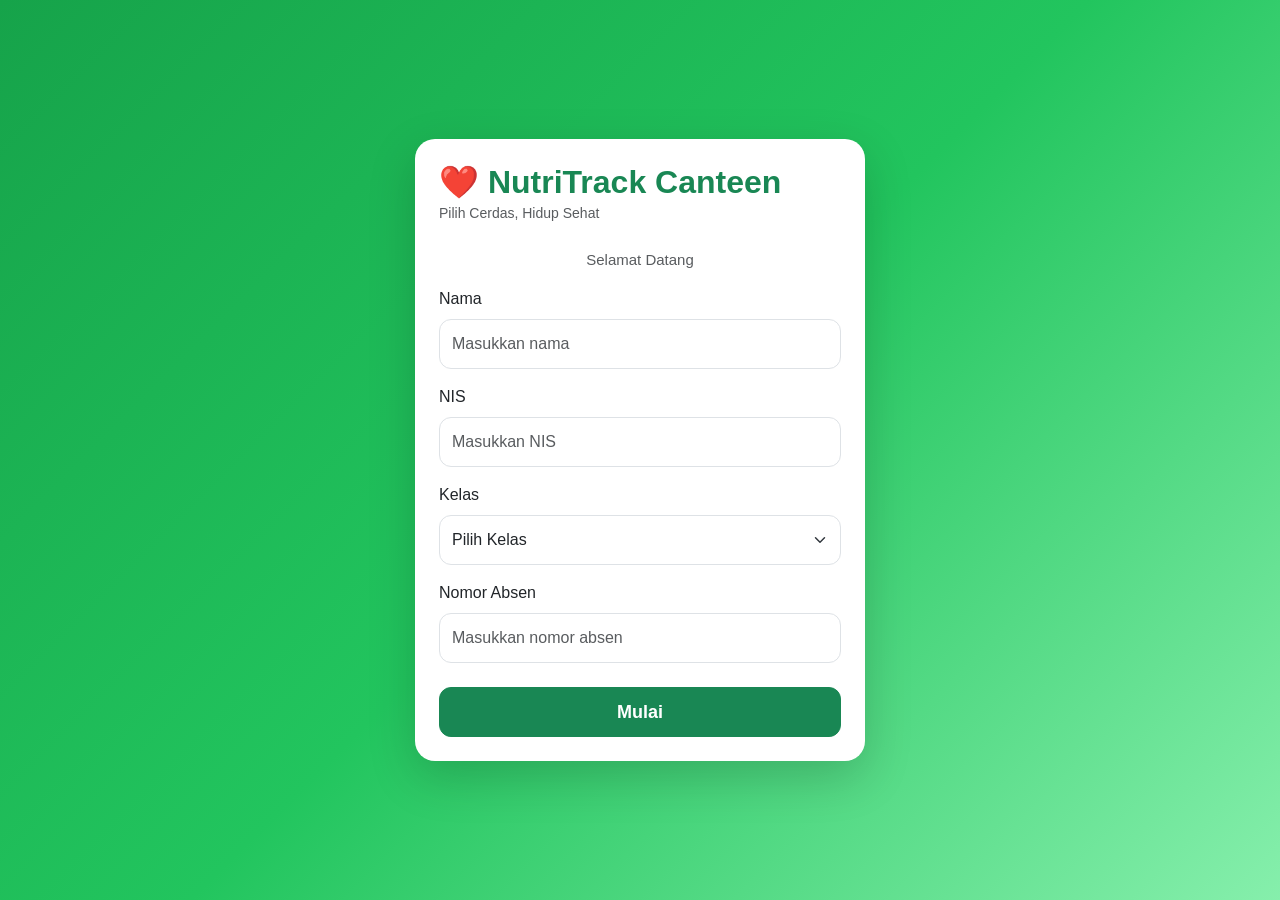
<file: NUTRITRACK/index.html>
<!DOCTYPE html>
<html lang="id">
<head>
    <meta charset="UTF-8">
    <meta name="viewport" content="width=device-width, initial-scale=1.0">

    <title>NutriTrack Canteen</title>

    <!-- Bootstrap -->
    <link href="https://cdn.jsdelivr.net/npm/bootstrap@5.3.7/dist/css/bootstrap.min.css" rel="stylesheet">

    <!-- CSS -->
    <link rel="stylesheet" href="css/style.css">
</head>

<body>

<div class="container d-flex justify-content-center align-items-center vh-100">

    <div class="card shadow-lg p-4" style="max-width:450px;width:100%;border-radius:20px;">

        <div class="d-flex justify-content-between align-items-center mb-4">

    <div>

        <h2 class="fw-bold text-success mb-0">
            ❤️ NutriTrack Canteen
        </h2>

        <small class="text-muted">
            Pilih Cerdas, Hidup Sehat
        </small>

    </div>

</div>

        <p class="text-center text-muted">
            Selamat Datang
        </p>

        <div class="mb-3">
            <label class="form-label">Nama</label>
            <input
    type="text"
    class="form-control"
    id="nama"
    placeholder="Masukkan nama">
        </div>

        <div class="mb-3">
          <label class="form-label">NIS</label>

<input
    type="text"
    class="form-control"
    id="nis"
    placeholder="Masukkan NIS">
        </div>

        <div class="mb-3">
            <label class="form-label">Kelas</label>

          <select
    class="form-select"
    id="kelas">
    <option selected disabled>Pilih Kelas</option>

    <!-- Kelas X -->
    <option>X-1</option>
    <option>X-2</option>
    <option>X-3</option>
    <option>X-4</option>
    <option>X-5</option>
    <option>X-6</option>
    <option>X-7</option>
    <option>X-8</option>
    <option>X-9</option>
    <option>X-10</option>
    <option>X-11</option>
    <option>X-12</option>

    <!-- Kelas XI -->
    <option>XI-1</option>
    <option>XI-2</option>
    <option>XI-3</option>
    <option>XI-4</option>
    <option>XI-5</option>
    <option>XI-6</option>
    <option>XI-7</option>
    <option>XI-8</option>
    <option>XI-9</option>
    <option>XI-10</option>
    <option>XI-11</option>
    <option>XI-12</option>

    <!-- Kelas XII -->
    <option>XII-1</option>
    <option>XII-2</option>
    <option>XII-3</option>
    <option>XII-4</option>
    <option>XII-5</option>
    <option>XII-6</option>
    <option>XII-7</option>
    <option>XII-8</option>
    <option>XII-9</option>
    <option>XII-10</option>
    <option>XII-11</option>
    <option>XII-12</option>
</select>

        </div>
<div class="mb-4">
    <label class="form-label">
        Nomor Absen
    </label>

   <input
    type="number"
    class="form-control"
    id="absen"
    placeholder="Masukkan nomor absen">
</div>
       <button
    class="btn btn-success w-100"
    id="btnMulai">

    Mulai

</button>
    </div>

</div>

<script src="js/index.js"></script>
</body>
</html>
</file>
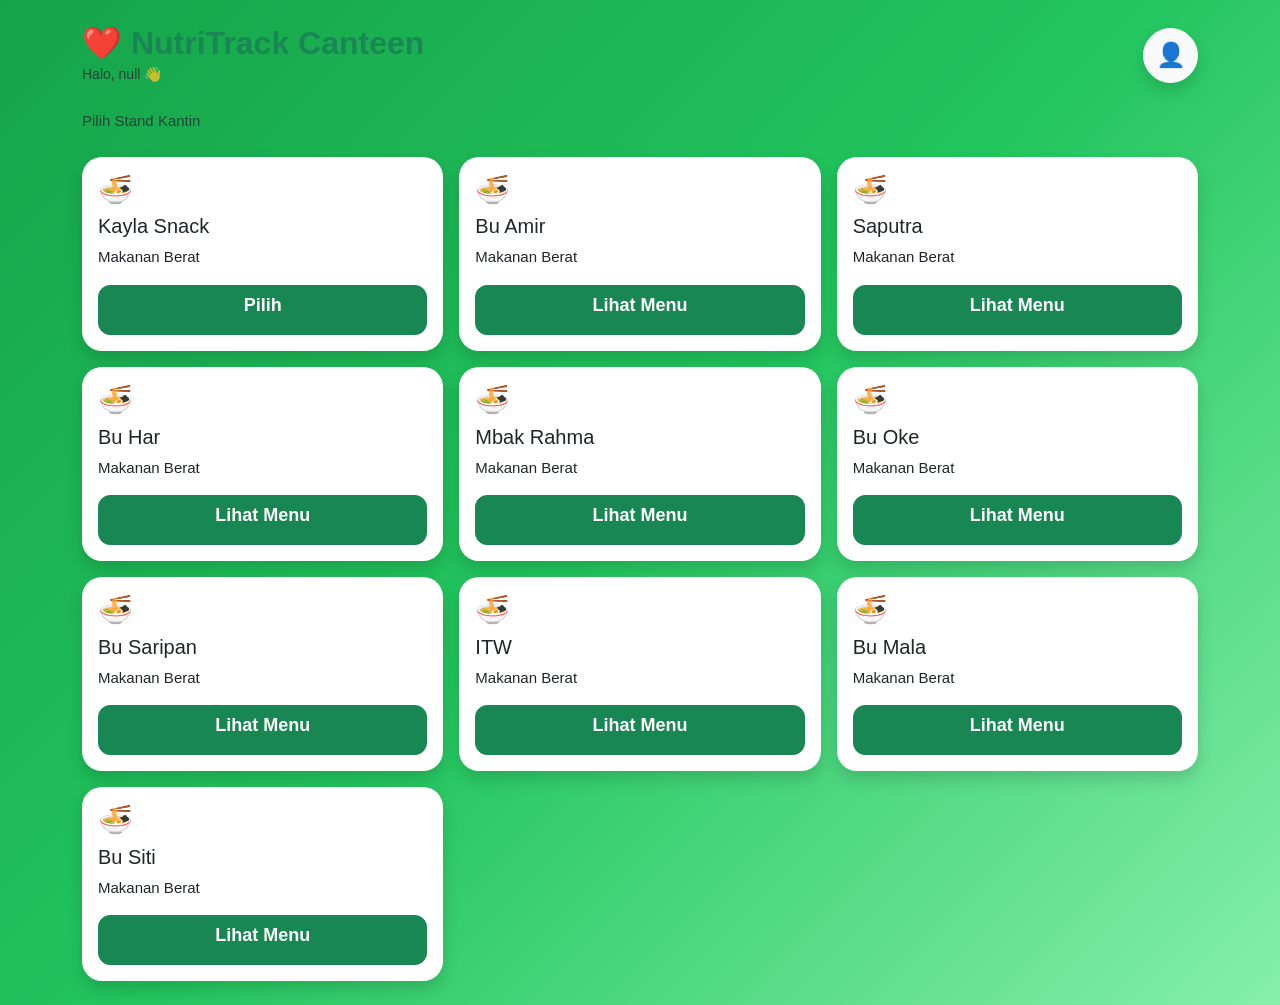
<file: NUTRITRACK/dashboard.html>
<!DOCTYPE html>
<html lang="id">

<head>

    <meta charset="UTF-8">

    <meta name="viewport" content="width=device-width, initial-scale=1.0">

    <title>Dashboard NutriTrack</title>

    <link href="https://cdn.jsdelivr.net/npm/bootstrap@5.3.7/dist/css/bootstrap.min.css" rel="stylesheet">

    <link rel="stylesheet" href="css/style.css">

</head>

<body>

<div class="container py-4">

   <div class="d-flex justify-content-between align-items-center mb-4">

    <div>

        <h2 class="text-success fw-bold mb-0">
            ❤️ NutriTrack Canteen
        </h2>

        <small
            id="sapaan"
            class="text-muted">

            Halo 👋

        </small>

    </div>

    <button
        id="btnProfil"
        class="btn btn-light rounded-circle shadow"
        style="width:55px;height:55px;font-size:24px;">

        👤

    </button>

</div>

<p class="text-muted mb-4">
    Pilih Stand Kantin
</p>

    <div class="row g-3">

        <div class="col-md-4">

            <div class="card shadow p-3">

                <h3>🍜</h3>

                <h5>Kayla Snack
                </h5>

                <p>Makanan Berat</p>

               <a href="menu.html?stand=Kayla%20Snack" class="btn btn-success">
    Pilih
</a>

            </div>

        </div>
 <div class="col-md-4">

            <div class="card shadow p-3">

                <h3>🍜</h3>

                <h5>Bu Amir
                </h5>

                <p>Makanan Berat</p>

               <a href="menu.html?stand=Bu%20Amir" class="btn btn-success">
                    Lihat Menu
                </a>

            </div>

        </div>
 <div class="col-md-4">

            <div class="card shadow p-3">

                <h3>🍜</h3>

                <h5>Saputra
                </h5>

                <p>Makanan Berat</p>

                <a href="menu.html?stand=Saputra" class="btn btn-success">
    Lihat Menu
</a>

            </div>

        </div>
 <div class="col-md-4">

            <div class="card shadow p-3">

                <h3>🍜</h3>

                <h5>Bu Har
                </h5>

                <p>Makanan Berat</p>

                <a href="menu.html?stand=Bu%20Har" class="btn btn-success">
    Lihat Menu
</a>
            </div>

        </div>
 <div class="col-md-4">

            <div class="card shadow p-3">

                <h3>🍜</h3>

                <h5>Mbak Rahma
                </h5>

                <p>Makanan Berat</p>

               <a href="menu.html?stand=Mbak%20Rahma" class="btn btn-success">
    Lihat Menu
</a>

            </div>

        </div>
 <div class="col-md-4">

            <div class="card shadow p-3">

                <h3>🍜</h3>

                <h5>Bu Oke
                </h5>

                <p>Makanan Berat</p>

                <a href="menu.html?stand=Bu%20Oke" class="btn btn-success">
    Lihat Menu
</a>

            </div>

        </div>
 <div class="col-md-4">

            <div class="card shadow p-3">

                <h3>🍜</h3>

                <h5>Bu Saripan
                </h5>

                <p>Makanan Berat</p>

               <a href="menu.html?stand=Bu%20Saripan" class="btn btn-success">
    Lihat Menu
</a>
            </div>

        </div>
 <div class="col-md-4">

            <div class="card shadow p-3">

                <h3>🍜</h3>

                <h5>ITW
                </h5>

                <p>Makanan Berat</p>

                <a href="menu.html?stand=ITW" class="btn btn-success">
    Lihat Menu
</a>
            </div>

        </div>
 <div class="col-md-4">

            <div class="card shadow p-3">

                <h3>🍜</h3>

                <h5>Bu Mala
                </h5>

                <p>Makanan Berat</p>

               <a href="menu.html?stand=Bu%20Mala" class="btn btn-success">
    Lihat Menu
</a>
            </div>

        </div>
 <div class="col-md-4">

            <div class="card shadow p-3">

                <h3>🍜</h3>

                <h5>Bu Siti
                </h5>

                <p>Makanan Berat</p>

               <a href="menu.html?stand=Bu%20Siti" class="btn btn-success">
    Lihat Menu
</a>

            </div>

        </div>

    </div>

</div>

</div>

<script src="js/dashboard.js"></script>

</body>
</html>
</body>

</html>
</file>
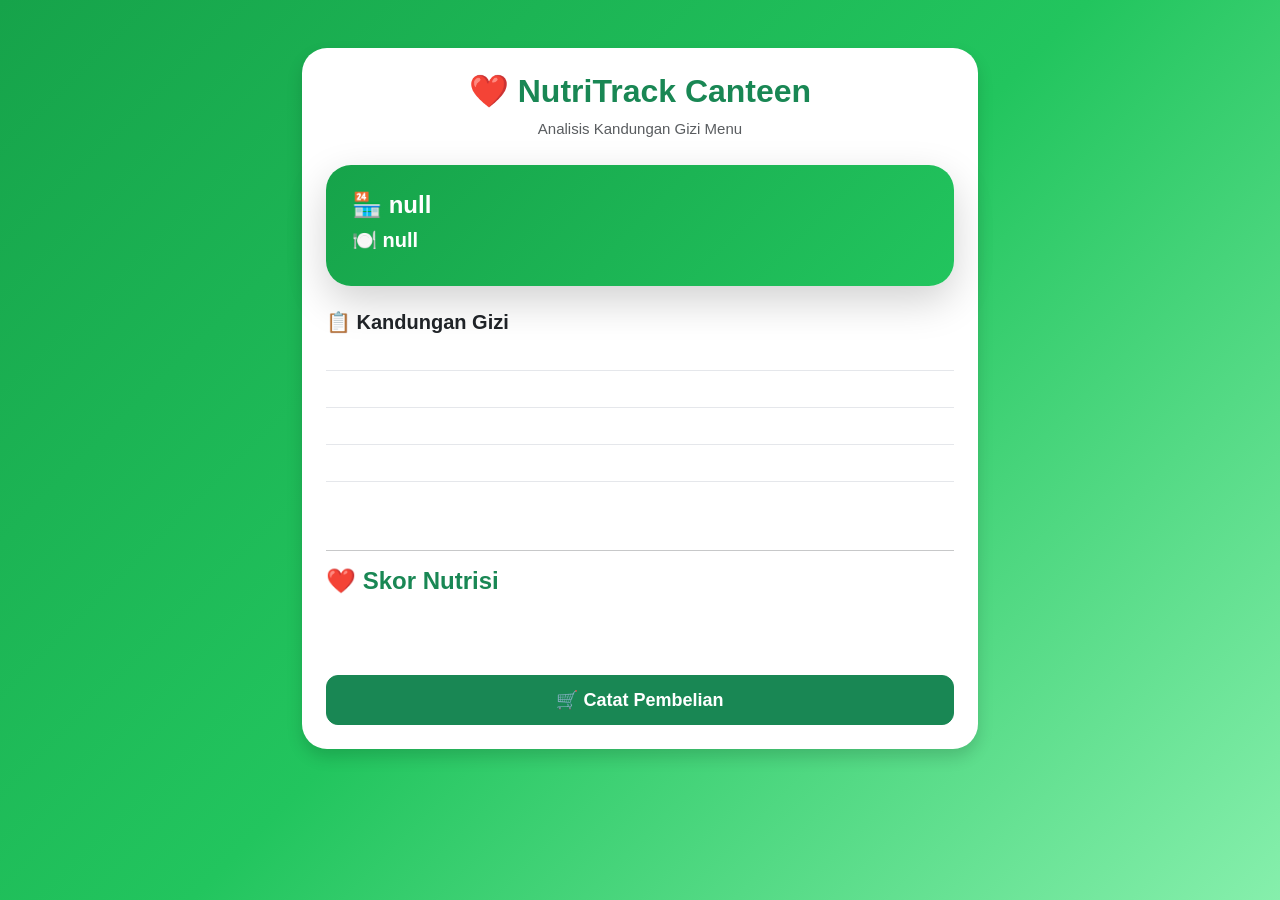
<file: NUTRITRACK/hasil.html>
<!DOCTYPE html>
<html lang="id">
<head>
    <meta charset="UTF-8">
    <meta name="viewport" content="width=device-width, initial-scale=1.0">
    <title>Hasil NutriTrack</title>

    <link href="https://cdn.jsdelivr.net/npm/bootstrap@5.3.7/dist/css/bootstrap.min.css" rel="stylesheet">
    <link rel="stylesheet" href="css/style.css">
    <link rel="stylesheet" href="css/hasil.css">
</head>

<body>

<div class="container py-5">

    <div class="card shadow p-4">

        <div class="text-center mb-4">

            <h2 class="fw-bold text-success">
                ❤️ NutriTrack Canteen
            </h2>

            <p class="text-muted mb-0">
                Analisis Kandungan Gizi Menu
            </p>

        </div>

        <div class="card stand-card mb-4">

            <div class="card-body">

                <h4 id="stand" class="fw-bold"></h4>

                <h5 id="menu"></h5>

            </div>

        </div>

        <h5 class="fw-bold mb-3">
            📋 Kandungan Gizi
        </h5>

        <p id="natrium"></p>

        <p id="lemak"></p>

        <p id="gula"></p>

        <p id="kalori"></p>

        <p id="serat"></p>

        <hr>

<h4 class="text-success fw-bold">
    ❤️ Skor Nutrisi
</h4>

<h2 id="totalSkor" class="fw-bold text-center mt-3"></h2>

<h4 id="zona" class="text-center"></h4>

<p id="rekomendasi" class="text-center text-muted"></p>

<div class="d-grid mt-4">

    <button
        class="btn btn-success btn-lg"
        id="btnCatat">

        🛒 Catat Pembelian

    </button>

    <div id="cardNotifikasi" class="card mt-4 border-0 shadow" style="display:none;">

    <div class="card-body">

        <h5 id="judulNotif"></h5>

        <p id="isiNotif"></p>

    </div>

</div>
</div>
    </div>

</div>

<script src="js/minggu.js"></script>
<script src="js/database.js"></script>
<script src="js/hasil.js"></script>

</body>
</file>
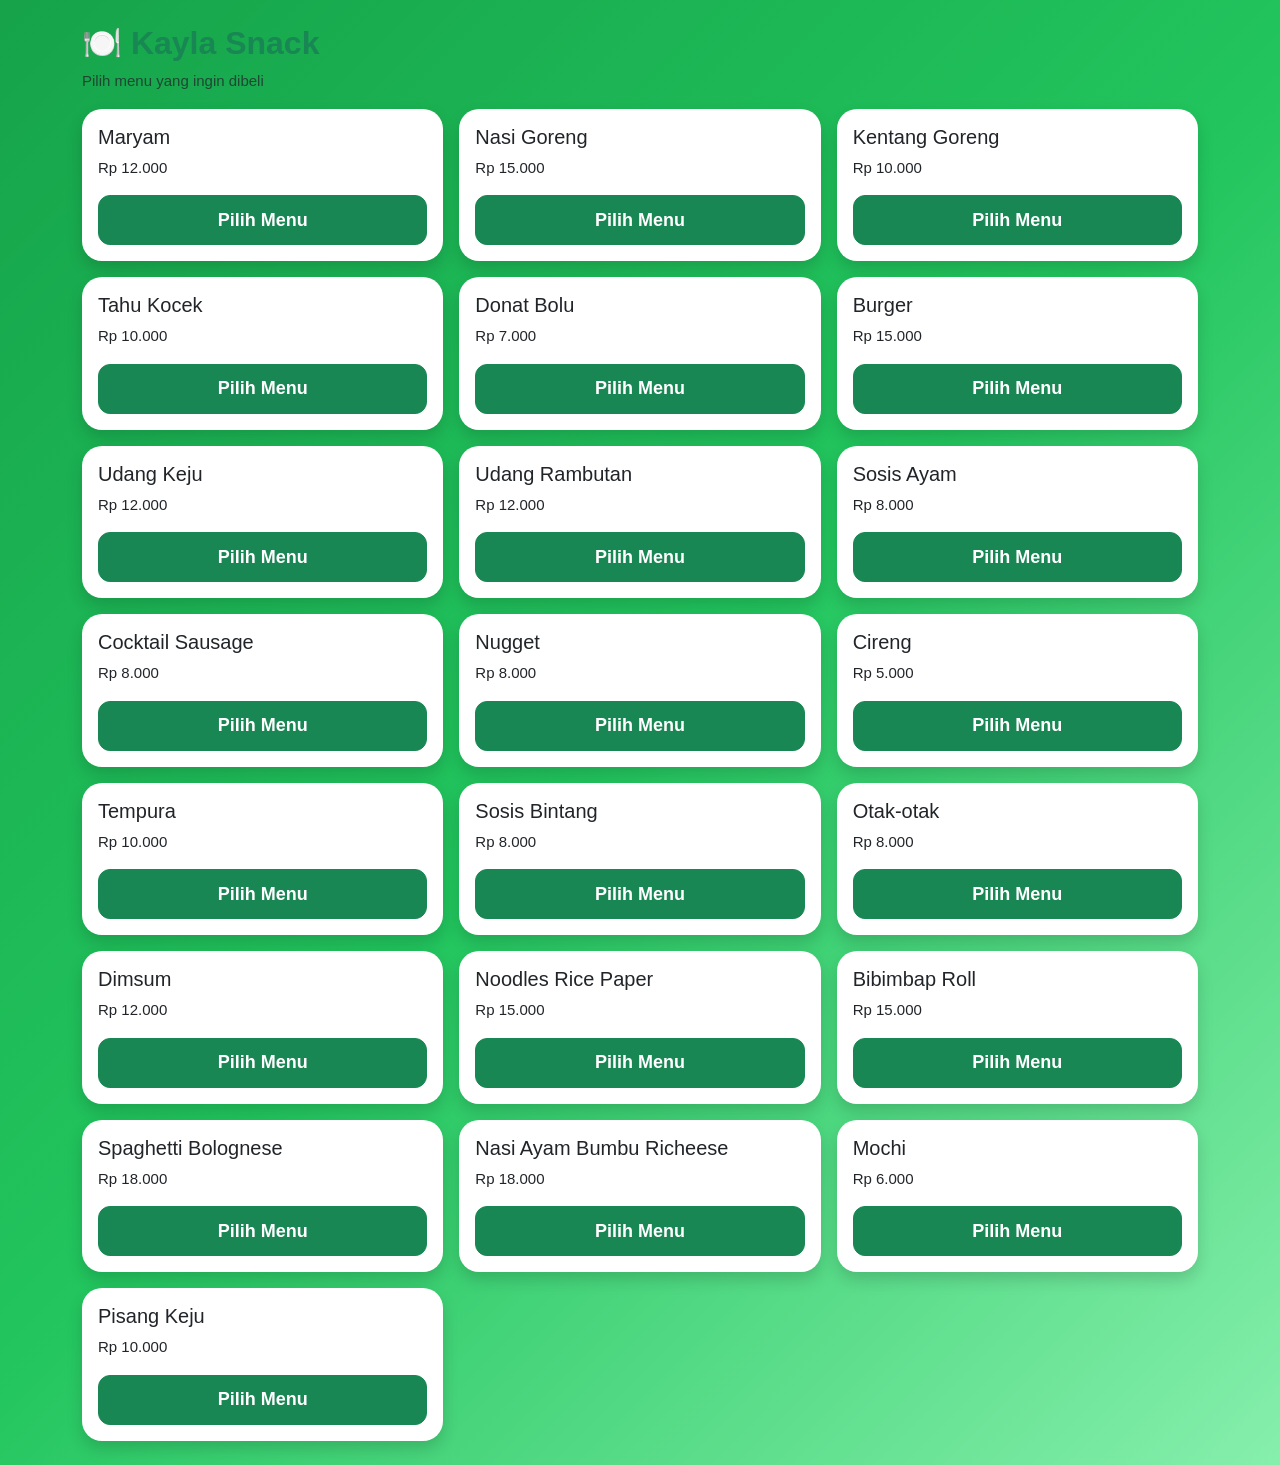
<file: NUTRITRACK/menu.html>
<!DOCTYPE html>
<html lang="id">
<head>
    <meta charset="UTF-8">
    <meta name="viewport" content="width=device-width, initial-scale=1.0">
    <title>Menu Kantin</title>

    <link href="https://cdn.jsdelivr.net/npm/bootstrap@5.3.7/dist/css/bootstrap.min.css" rel="stylesheet">
    <link rel="stylesheet" href="css/style.css">
</head>

<body>

<div class="container py-4">

    <h2 class="text-success fw-bold" id="namaStand">
        🍽️ Kayla Snack
    </h2>

    <p class="text-muted">
        Pilih menu yang ingin dibeli
    </p>

    <div class="row g-3" id="daftarMenu">

    </div>

</div>

<script src="js/data.js"></script>
<script src="js/script.js"></script>

</body>
</html>
</file>
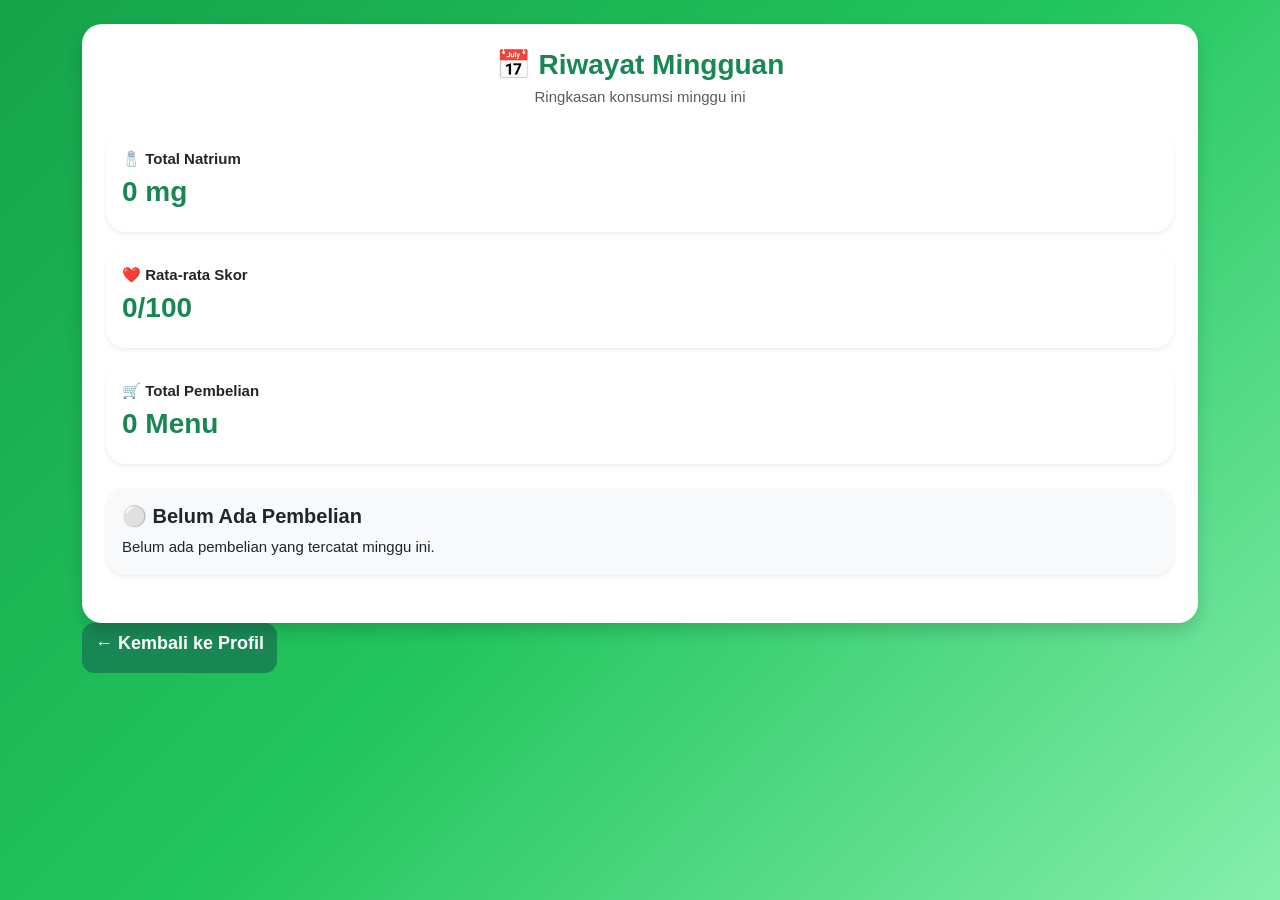
<file: NUTRITRACK/Mingguan.html>
<!DOCTYPE html>
<html lang="id">

<head>

    <meta charset="UTF-8">

    <meta name="viewport"
          content="width=device-width, initial-scale=1.0">

    <title>Riwayat Mingguan - NutriTrack</title>

    <link
        href="https://cdn.jsdelivr.net/npm/bootstrap@5.3.7/dist/css/bootstrap.min.css"
        rel="stylesheet">

    <link rel="stylesheet"
          href="css/style.css">

</head>

<body>

<div class="container py-4">

    <div class="card shadow p-4">

        <h3 class="text-success fw-bold text-center mb-1">
            📅 Riwayat Mingguan
        </h3>

        <p class="text-muted text-center mb-4">
            Ringkasan konsumsi minggu ini
        </p>


        <!-- TOTAL NATRIUM -->

        <div class="card shadow-sm mb-3">

            <div class="card-body">

                <p class="mb-1">
                    🧂 <b>Total Natrium</b>
                </p>

                <h3 id="totalNatrium"
                    class="text-success fw-bold">
                    0 mg
                </h3>

            </div>

        </div>


        <!-- RATA-RATA SKOR -->

        <div class="card shadow-sm mb-3">

            <div class="card-body">

                <p class="mb-1">
                    ❤️ <b>Rata-rata Skor</b>
                </p>

                <h3 id="rataSkor"
                    class="text-success fw-bold">
                    0/100
                </h3>

            </div>

        </div>


        <!-- TOTAL PEMBELIAN -->

        <div class="card shadow-sm mb-4">

            <div class="card-body">

                <p class="mb-1">
                    🛒 <b>Total Pembelian</b>
                </p>

                <h3 id="jumlahPembelian"
                    class="text-success fw-bold">
                    0 Menu
                </h3>

            </div>

        </div>

      <!-- STATUS KONSUMSI -->

<div class="card shadow-sm mb-4" id="cardStatus">

    <div class="card-body">

        <h5 id="judulStatus" class="fw-bold mb-2">
            ⚠️ Status Konsumsi
        </h5>

        <p id="isiStatus" class="mb-0">
            Belum ada pembelian minggu ini.
        </p>

    </div>

</div>
</div>

        <!-- TOMBOL KEMBALI -->

        <a href="profil.html"
           class="btn btn-success">

            ← Kembali ke Profil

        </a>

    </div>

</div>

<script src="js/minggu.js"></script>
<script src="js/Mingguan.js"></script>

</body>

</html>
</file>
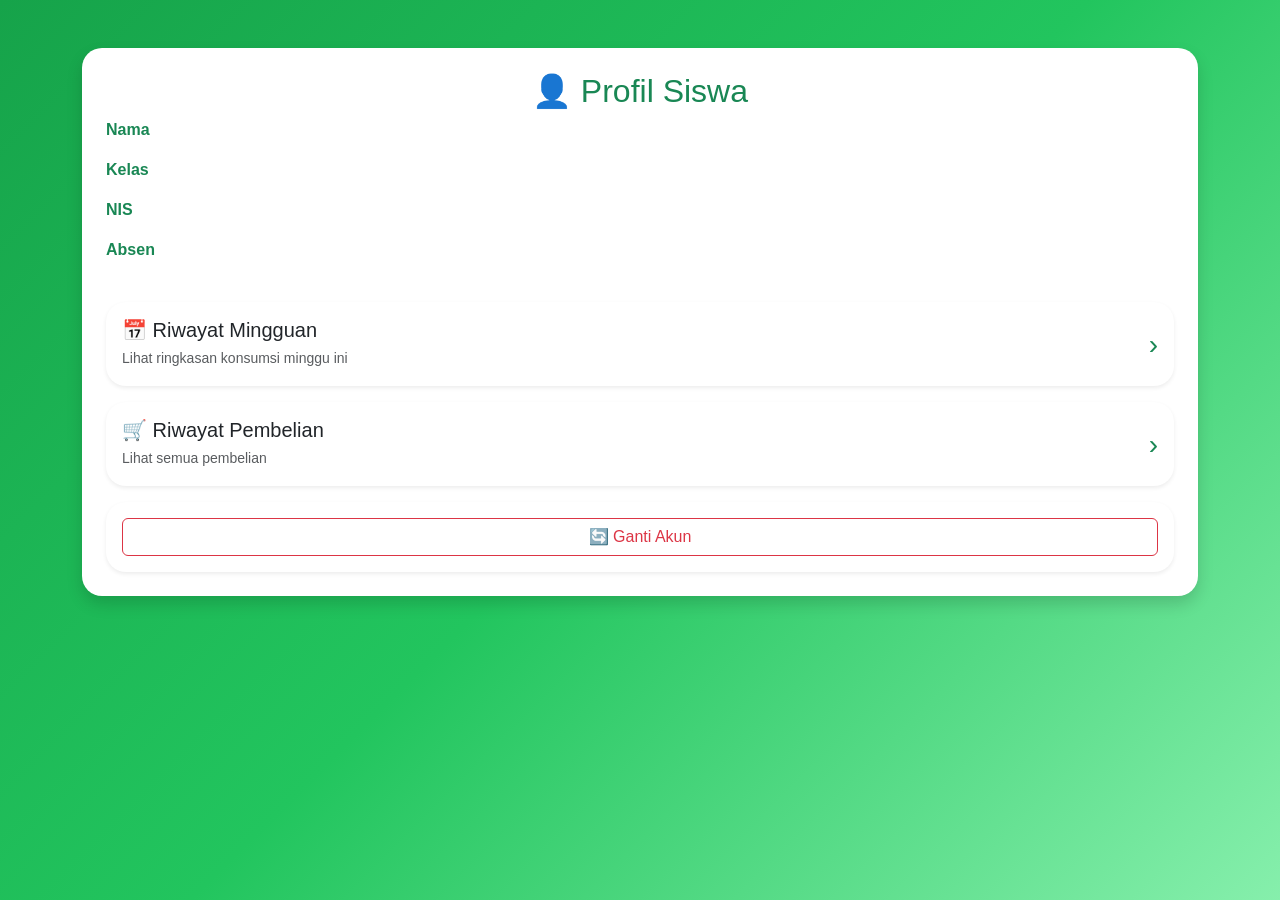
<file: NUTRITRACK/profil.html>
<!DOCTYPE html>
<html lang="id">

<head>

<meta charset="UTF-8">
<meta name="viewport" content="width=device-width, initial-scale=1">

<title>Profil Siswa</title>

<link href="https://cdn.jsdelivr.net/npm/bootstrap@5.3.7/dist/css/bootstrap.min.css" rel="stylesheet">
<link rel="stylesheet" href="css/style.css">

</head>

<body>

<div class="container py-5">

<div class="card shadow p-4">

<h2 class="text-success text-center">
👤 Profil Siswa
</h2>

<div class="mb-3">

    <label class="fw-bold text-success">
        Nama
    </label>

    <div id="nama"></div>

</div>

<div class="mb-3">

    <label class="fw-bold text-success">
        Kelas
    </label>

    <div id="kelas"></div>

</div>

<div class="mb-3">

    <label class="fw-bold text-success">
        NIS
    </label>

    <div id="nisn"></div>

</div>

<div class="mb-3">

    <label class="fw-bold text-success">
        Absen
    </label>

    <div id="absen"></div>

</div>

<!-- MENU RIWAYAT -->

<div class="card shadow-sm mt-4">

    <a href="Mingguan.html"
       class="text-decoration-none text-dark">

        <div class="card-body d-flex justify-content-between align-items-center">

            <div>

                <h5 class="mb-1">
                    📅 Riwayat Mingguan
                </h5>

                <small class="text-muted">
                    Lihat ringkasan konsumsi minggu ini
                </small>

            </div>

            <h3 class="mb-0 text-success">
                ›
            </h3>

        </div>

    </a>

</div>


<div class="card shadow-sm mt-3">

    <a href="riwayat.html"
       class="text-decoration-none text-dark">

        <div class="card-body d-flex justify-content-between align-items-center">

            <div>

                <h5 class="mb-1">
                    🛒 Riwayat Pembelian
                </h5>

                <small class="text-muted">
                    Lihat semua pembelian
                </small>

            </div>

            <h3 class="mb-0 text-success">
                ›
            </h3>

        </div>

    </a>

</div>

<div class="card shadow-sm mt-3">

    <button
        id="btnGantiAkun"
        class="btn btn-outline-danger m-3">

        🔄 Ganti Akun

    </button>

</div>
</div>

</div>

<script src="js/profil.js"></script>

</body>

</html>
</file>
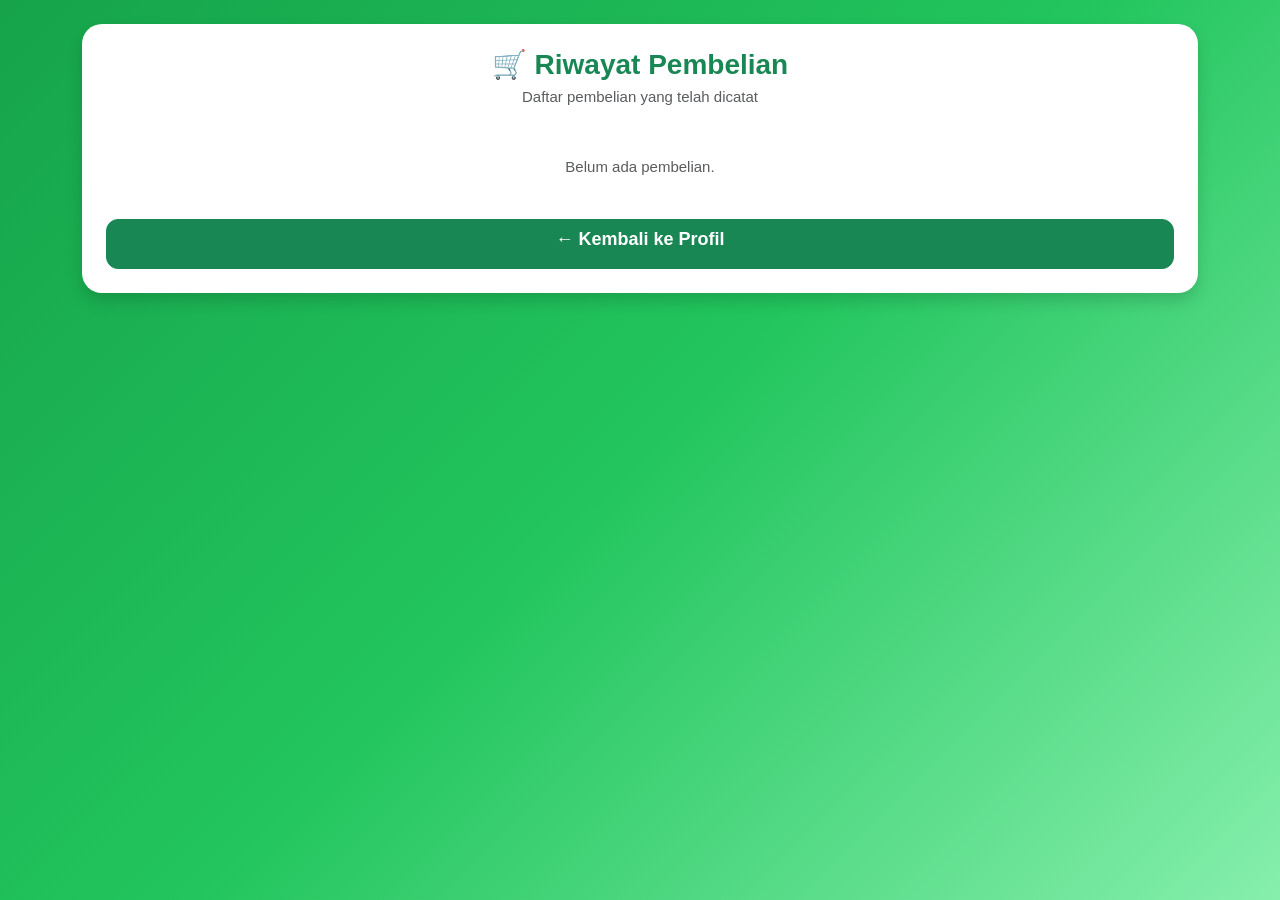
<file: NUTRITRACK/riwayat.html>
<!DOCTYPE html>
<html lang="id">

<head>

    <meta charset="UTF-8">

    <meta name="viewport"
          content="width=device-width, initial-scale=1.0">

    <title>Riwayat Pembelian - NutriTrack</title>

    <link
        href="https://cdn.jsdelivr.net/npm/bootstrap@5.3.7/dist/css/bootstrap.min.css"
        rel="stylesheet">

    <link rel="stylesheet"
          href="css/style.css">

</head>

<body>

<div class="container py-4">

    <div class="card shadow p-4">

        <h3 class="text-success fw-bold text-center mb-1">
            🛒 Riwayat Pembelian
        </h3>

        <p class="text-muted text-center mb-4">
            Daftar pembelian yang telah dicatat
        </p>


        <!-- DAFTAR PEMBELIAN -->

        <div id="daftarRiwayat">

            <p class="text-muted text-center">
                Belum ada pembelian.
            </p>

        </div>


        <!-- KEMBALI -->

        <a href="profil.html"
           class="btn btn-success mt-3">

            ← Kembali ke Profil

        </a>

    </div>

</div>

<script src="js/minggu.js"></script>
<script src="js/riwayat.js"></script>

</body>
</html>
</file>
<file: NUTRITRACK/css/style.css>
body{
    margin:0;
    padding:0;
    font-family:Arial, Helvetica, sans-serif;

    background: linear-gradient(135deg,#16a34a,#22c55e,#86efac);

    min-height:100vh;
}

.card{
    border:none;
    border-radius:20px;
}

.form-control,
.form-select{
    height:50px;
    border-radius:12px;
}

.btn-success{
    height:50px;
    border-radius:12px;
    font-size:18px;
    font-weight:bold;
}

h1{
    font-weight:bold;
}

p{
    font-size:15px;
}

#natrium,
#lemak,
#gula,
#kalori,
#serat{
    font-size:18px;
    font-weight:500;
    padding:8px 0;
    border-bottom:1px solid #e5e7eb;
}
</file>
<file: NUTRITRACK/css/hasil.css>
/* Background khusus halaman hasil */
body{
    background: linear-gradient(135deg,#16a34a,#22c55e,#86efac);
    min-height:100vh;
}

/* Lebar halaman */
.container{
    max-width:700px;
}

/* Card utama */
.card{
    border:none;
    border-radius:25px;
    background:white;
    box-shadow:0 15px 40px rgba(0,0,0,.18);
    animation:muncul .4s ease;
    transition:.3s;
}

.stand-card{
    background: linear-gradient(135deg,#16a34a,#22c55e) !important;
    color:white;
    padding:10px;
}

.stand-card #stand{
    color:white !important;
}

.stand-card #menu{
    color:white !important;
}

/* Nama stand */
#stand{
    font-size:24px;
    font-weight:bold;
}

/* Nama menu */
#menu{
    font-size:20px;
    margin-top:8px;
}

/* Kandungan gizi */
#natrium,
#lemak,
#gula,
#kalori,
#serat{
    font-size:18px;
    padding:10px 0;
    border-bottom:1px solid #e5e7eb;
}

#serat{
    border-bottom:none;
}

/* Judul */
h2{
    font-weight:bold;
    margin-bottom:8px;
}

h5{
    font-weight:600;
}

@keyframes muncul{
    .card:hover{
    transform:translateY(-5px);
}

    from{
        opacity:0;
        transform:translateY(20px);
    }

    to{
        opacity:1;
        transform:translateY(0);
    }

}
</file>
